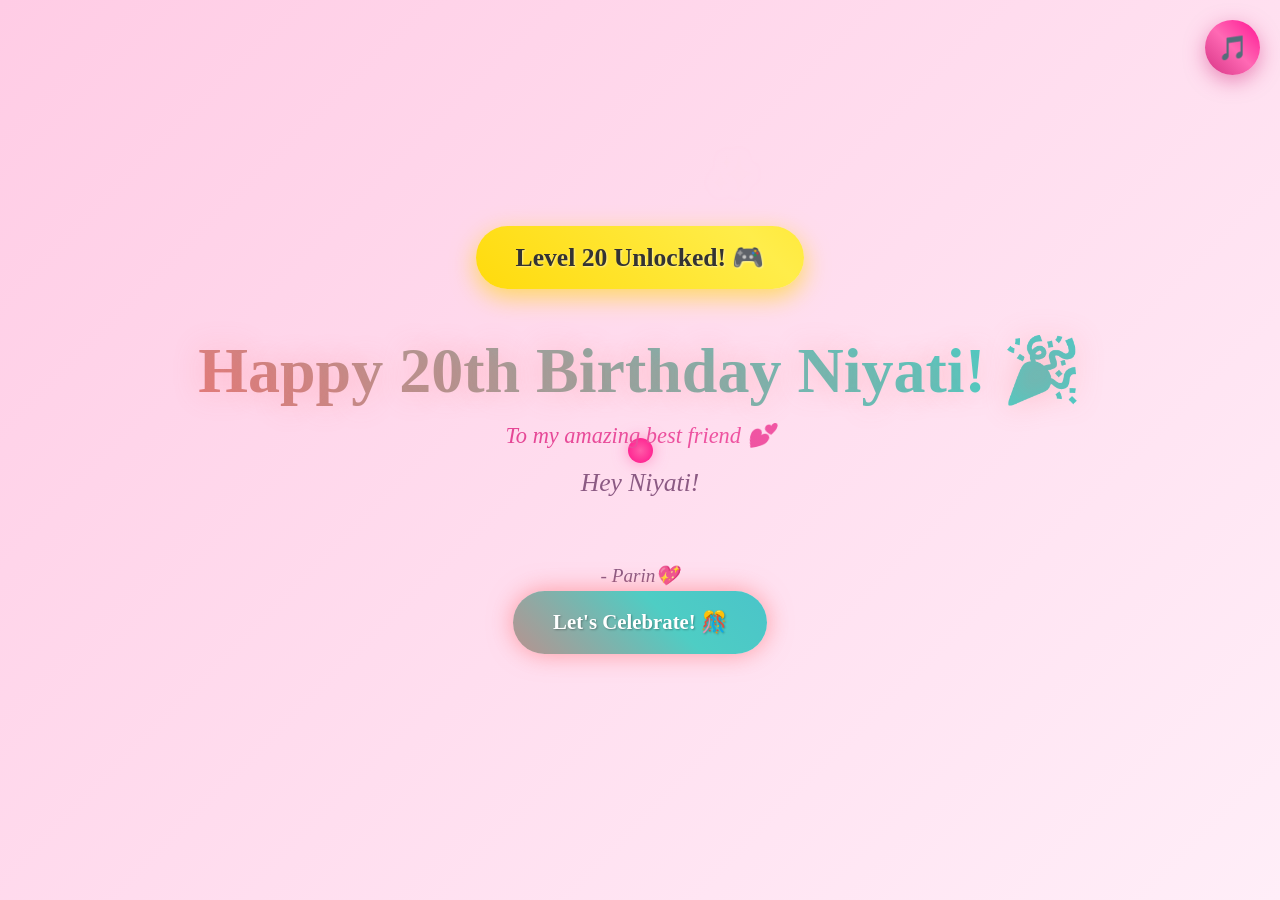
<file: index.html>
<!DOCTYPE html>
<html lang="en">
<head>
    <meta charset="UTF-8">
    <meta name="viewport" content="width=device-width, initial-scale=1.0">
    <!-- CUSTOMIZE: Change the title -->
    <title>Happy 20th Birthday Niyati! 💖</title>
    <!-- CUSTOMIZE: Change favicon to your own icon -->
    <link rel="icon" type="image/png" href="favicon.png">
    <!-- Preload Images - CUSTOMIZE: Update with your image names -->
    <link rel="preload" as="image" href="new_images/main.jpeg">
    <link rel="preload" as="image" href="new_images/WhatsApp Image 2026-01-26 at 5.28.19 PM.jpeg">
    <link rel="preload" as="image" href="new_images/WhatsApp Image 2026-01-26 at 5.31.11 PM.jpeg">
    <link rel="preload" as="image" href="gif1.gif">
    <link rel="preload" as="image" href="gif2.gif">
    <!-- Preload Audio -->
    <link rel="preload" as="audio" href="hbd.mp3">
    <script src="https://cdnjs.cloudflare.com/ajax/libs/gsap/3.12.2/gsap.min.js"></script>
    <link rel="stylesheet" href="home.css">
</head>
<body>
    <!-- Loading Screen -->
    <div id="loading-screen" class="loading-screen">
        <div class="loading-heart">💖</div>
        <div class="loading-text">Loading magic...</div>
    </div>

    <audio id="bgMusic" loop>
        <source src="hbd.mp3" type="audio/mpeg">
    </audio>
    <div class="music-toggle" id="musicToggle" title="Toggle Music">
        <span class="music-icon">🎵</span>
    </div>
    <div class="cursor"></div>
    <div class="container">
        <div id="countdown-section" class="countdown-section">
            <h2 class="countdown-title">Birthday Countdown</h2>
            <div class="countdown-timer">
                <div class="countdown-item">
                    <span id="days" class="countdown-number">00</span>
                    <span class="countdown-label">Days</span>
                </div>
                <div class="countdown-item">
                    <span id="hours" class="countdown-number">00</span>
                    <span class="countdown-label">Hours</span>
                </div>
                <div class="countdown-item">
                    <span id="minutes" class="countdown-number">00</span>
                    <span class="countdown-label">Minutes</span>
                </div>
                <div class="countdown-item">
                    <span id="seconds" class="countdown-number">00</span>
                    <span class="countdown-label">Seconds</span>
                </div>
            </div>
        </div>
        <div id="birthday-content" class="birthday-content" style="display: none;">
            <!-- CUSTOMIZE: Change the age -->
            <div class="level-up-badge">Level 20 Unlocked! 🎮</div>
            <!-- CUSTOMIZE: Change the name -->
            <h1>Happy 20th Birthday Niyati! 🎉</h1>
            <!-- CUSTOMIZE: Change nickname or remove this line -->
            <p class="nickname-text">To my amazing best friend 💕</p>
            <div class="greeting"></div>
            <!-- CUSTOMIZE: Change your name -->
            <p class="from-text">- Parin💖</p>
            <button class="cta-button">Let's Celebrate! 🎊</button>
        </div>
    </div>

    <script src="home.js"></script>
</body>
</html>
</file>
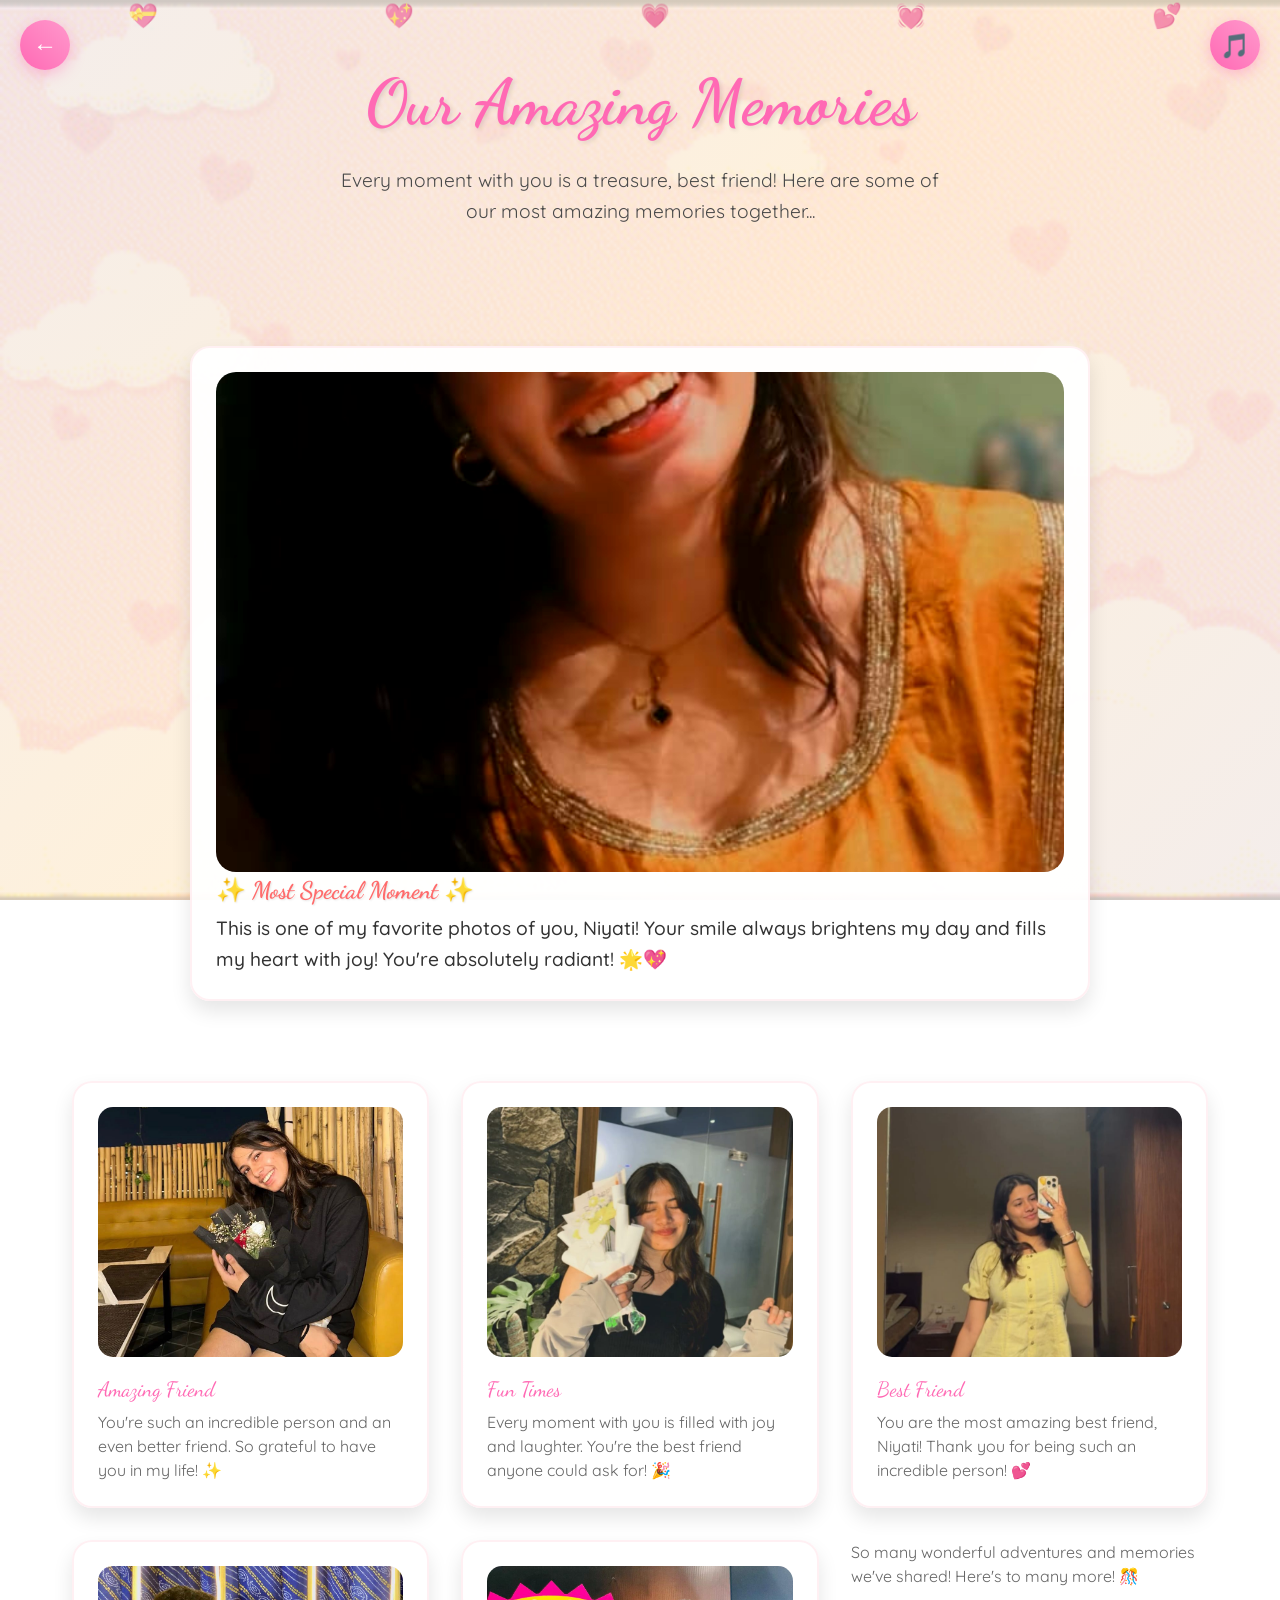
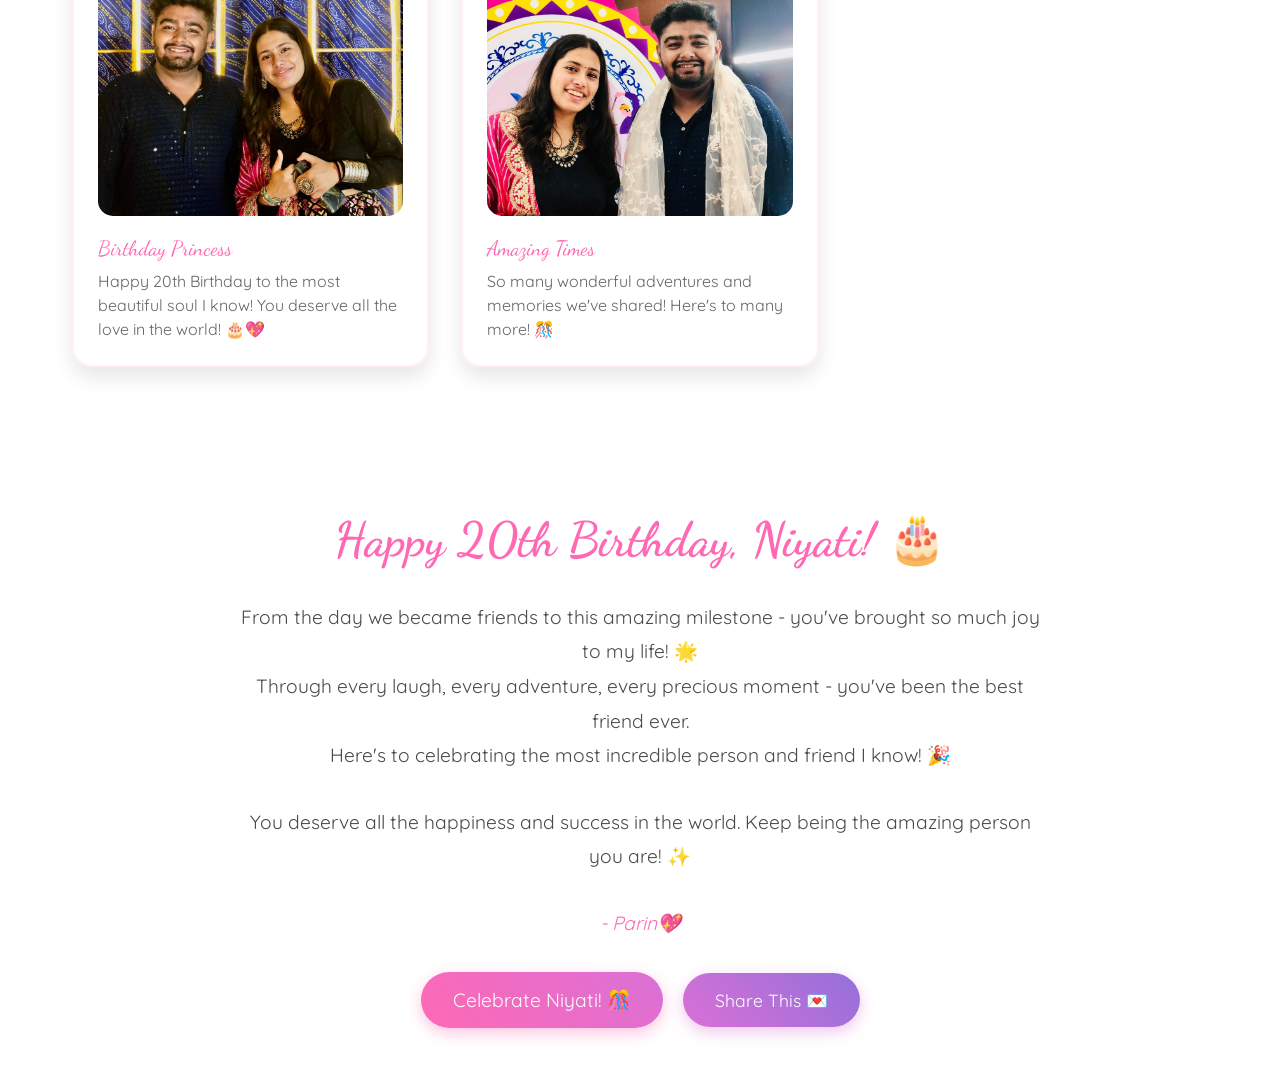
<file: memories.html>
<!DOCTYPE html>
<html lang="en">
<head>
    <meta charset="UTF-8">
    <meta name="viewport" content="width=device-width, initial-scale=1.0">
    <!-- CUSTOMIZE: Change the title -->
    <title>Our Beautiful Memories ✨</title>
    <!-- CUSTOMIZE: Change favicon -->
    <link rel="icon" type="image/png" href="favicon.png">
    <style>
        @import url('https://fonts.googleapis.com/css2?family=Dancing+Script:wght@700&family=Quicksand:wght@300;400;500;600&display=swap');

        * {
            margin: 0;
            padding: 0;
            box-sizing: border-box;
        }

        body {
            min-height: 100vh;
            background: linear-gradient(135deg,
                    rgba(255, 209, 220, 0.85) 0%,
                    rgba(230, 230, 250, 0.85) 25%,
                    rgba(255, 239, 213, 0.85) 50%,
                    rgba(230, 230, 250, 0.85) 75%,
                    rgba(255, 209, 220, 0.85) 100%),
                    url('background-movable.gif');
            background-size: 400% 400%, cover;
            background-position: center, center;
            background-attachment: fixed;
            animation: gradientFlow 15s ease infinite;
            font-family: 'Quicksand', sans-serif;
            overflow-x: hidden;
            color: #4a4a4a;
        }

        @keyframes gradientFlow {
            0% { background-position: 0% 50%; }
            50% { background-position: 100% 50%; }
            100% { background-position: 0% 50%; }
        }

        /* Floating Hearts */
        .floating-hearts {
            position: fixed;
            width: 100%;
            height: 100%;
            pointer-events: none;
            z-index: 2;
        }

        .heart {
            position: absolute;
            font-size: 1.5rem;
            color: rgba(255, 105, 180, 0.6);
            animation: floatHeart var(--float-duration, 6s) ease-in-out infinite;
            animation-delay: var(--delay, 0s);
        }

        @keyframes floatHeart {
            0% { transform: translate(0, 100vh) rotate(0deg); }
            100% { transform: translate(var(--translate-x, 0), -100vh) rotate(360deg); }
        }

        /* Welcome Section */
        .welcome {
            text-align: center;
            padding: 4rem 2rem;
            position: relative;
            z-index: 3;
        }

        .welcome h1 {
            font-family: 'Dancing Script', cursive;
            font-size: 4rem;
            /* CUSTOMIZE: Change primary color */
            color: #ff69b4;
            text-shadow: 2px 2px 4px rgba(0, 0, 0, 0.1);
            animation: fadeInScale 2s ease;
        }

        .welcome p {
            font-size: 1.2rem;
            max-width: 600px;
            margin: 1.5rem auto;
            line-height: 1.6;
            animation: fadeIn 2s ease 0.5s both;
        }

        /* Memory Cards */
        .memory-container {
            max-width: 1200px;
            margin: 0 auto;
            padding: 2rem;
            display: grid;
            grid-template-columns: repeat(auto-fit, minmax(300px, 1fr));
            gap: 2rem;
            z-index: 3;
            position: relative;
        }

        /* Featured memory card (first image) - Original size full preview */
        .featured-memory {
            grid-column: 1 / -1;
            max-width: 900px;
            margin: 0 auto 3rem auto;
            background: rgba(255, 255, 255, 0.98);
            box-shadow: 0 15px 40px rgba(0, 0, 0, 0.2);
            border: 3px solid rgba(255, 182, 193, 0.5);
        }

        .featured-img {
            height: 500px;
            width: 100%;
            object-fit: cover;
            object-position: center;
            border-radius: 20px;
            filter: brightness(1.1) contrast(1.15) saturate(1.2);
            transition: all 0.3s ease;
            background: #f8f9fa;
        }

        .featured-memory:hover .featured-img {
            filter: brightness(1.2) contrast(1.25) saturate(1.3);
            transform: scale(1.02);
        }

        .memory-card {
            background: rgba(255, 255, 255, 0.95);
            border-radius: 20px;
            padding: 1.5rem;
            box-shadow: 0 10px 20px rgba(0, 0, 0, 0.1);
            transition: all 0.5s cubic-bezier(0.4, 0, 0.2, 1);
            position: relative;
            overflow: hidden;
            border: 2px solid rgba(255, 182, 193, 0.2);
        }

        .memory-card:hover {
            transform: translateY(-10px) scale(1.02);
            box-shadow: 0 15px 30px rgba(0, 0, 0, 0.15);
            border-color: rgba(255, 105, 180, 0.4);
        }

        /* Enhanced styling for featured memory */
        .featured-memory .memory-date {
            font-size: 1.5rem;
            color: #ff6b6b;
            font-weight: bold;
            text-shadow: 1px 1px 2px rgba(0,0,0,0.1);
        }

        .featured-memory .memory-caption {
            font-size: 1.2rem;
            line-height: 1.6;
            color: #333;
            font-weight: 500;
        }

        .memory-card::before {
            content: '';
            position: absolute;
            top: 0;
            left: 0;
            width: 100%;
            height: 100%;
            background: linear-gradient(45deg, transparent, rgba(255, 255, 255, 0.4), transparent);
            transform: translateX(-100%);
            transition: 0.5s;
        }

        .memory-card:hover::before {
            transform: translateX(100%);
        }

        .memory-img {
            width: 100%;
            height: 250px;
            object-fit: cover;
            border-radius: 15px;
            margin-bottom: 1rem;
            transition: transform 0.5s ease;
        }

        .memory-card:hover .memory-img {
            transform: scale(1.05);
        }

        .memory-date {
            font-family: 'Dancing Script', cursive;
            /* CUSTOMIZE: Change date color */
            color: #ff69b4;
            font-size: 1.3rem;
            margin-bottom: 0.5rem;
        }

        .memory-caption {
            font-size: 1rem;
            line-height: 1.5;
            color: #666;
        }

        /* Final Message Section */
        .final-message {
            text-align: center;
            padding: 4rem 2rem;
            background: rgba(255, 255, 255, 0.3);
            backdrop-filter: blur(10px);
            margin-top: 3rem;
            position: relative;
            z-index: 3;
        }

        .final-message h2 {
            font-family: 'Dancing Script', cursive;
            font-size: 3rem;
            /* CUSTOMIZE: Change color */
            color: #ff69b4;
            margin-bottom: 2rem;
            animation: heartbeat 2s infinite;
        }

        @keyframes heartbeat {
            0%, 100% { transform: scale(1); }
            50% { transform: scale(1.1); }
        }

        .final-message p {
            font-size: 1.2rem;
            max-width: 800px;
            margin: 0 auto 2rem;
            line-height: 1.8;
        }

        .goodbye-btn {
            display: inline-block;
            padding: 1rem 2rem;
            font-size: 1.2rem;
            /* CUSTOMIZE: Change button gradient */
            background: linear-gradient(45deg, #ff69b4, #da70d6);
            color: white;
            border: none;
            border-radius: 50px;
            cursor: pointer;
            text-decoration: none;
            transition: all 0.3s ease;
            box-shadow: 0 5px 15px rgba(255, 105, 180, 0.4);
            animation: float 3s infinite ease-in-out;
        }

        .goodbye-btn:hover {
            transform: translateY(-5px);
            box-shadow: 0 8px 20px rgba(255, 105, 180, 0.6);
        }

        .signature {
            font-style: italic;
            font-size: 1.3rem;
            /* CUSTOMIZE: Change signature color */
            color: #ff69b4;
            margin-top: 1rem;
        }

        @keyframes float {
            0%, 100% { transform: translateY(0); }
            50% { transform: translateY(-10px); }
        }

        @keyframes fadeInScale {
            0% { opacity: 0; transform: scale(0.8); }
            100% { opacity: 1; transform: scale(1); }
        }

        @keyframes fadeIn {
            0% { opacity: 0; }
            100% { opacity: 1; }
        }

        /* Custom Scrollbar */
        ::-webkit-scrollbar {
            width: 12px;
        }

        ::-webkit-scrollbar-track {
            background: rgba(255, 255, 255, 0.4);
        }

        ::-webkit-scrollbar-thumb {
            /* CUSTOMIZE: Change scrollbar gradient */
            background: linear-gradient(45deg, #ff69b4, #da70d6);
            border-radius: 6px;
        }

        /* Responsive Design */
        @media (max-width: 768px) {
            .welcome h1 { 
                font-size: 2.5rem; 
                padding: 0 1rem;
            }
            .welcome p {
                font-size: 1rem;
                padding: 0 1rem;
            }
            .memory-container { 
                grid-template-columns: 1fr; 
                padding: 1rem;
                gap: 1.5rem;
            }
            .featured-memory {
                grid-column: 1;
                margin-bottom: 2rem;
                max-width: 100%;
            }
            .featured-img {
                height: 400px;
                object-fit: cover;
                object-position: center;
                filter: brightness(1.1) contrast(1.15) saturate(1.2);
            }
            .memory-img {
                height: 200px;
            }
            .final-message h2 { 
                font-size: 2rem; 
                padding: 0 1rem;
            }
            .final-message p {
                font-size: 1rem;
                padding: 0 1rem;
            }
            .goodbye-btn, .share-btn {
                font-size: 1rem;
                padding: 0.8rem 1.5rem;
                margin: 0.5rem;
            }
        }

        @media (max-width: 480px) {
            .welcome h1 { 
                font-size: 2rem; 
            }
            .memory-container {
                padding: 0.5rem;
            }
            .memory-card {
                padding: 1rem;
            }
            .featured-img {
                height: 350px;
                object-fit: cover;
                object-position: center;
                filter: brightness(1.15) contrast(1.2) saturate(1.25);
            }
            .memory-img {
                height: 180px;
            }
            .final-message h2 { 
                font-size: 1.8rem; 
            }
        }

        /* Music Toggle Button */
        .music-toggle {
            position: fixed;
            top: 20px;
            right: 20px;
            width: 50px;
            height: 50px;
            /* CUSTOMIZE: Change music button gradient */
            background: linear-gradient(45deg, #ff69b4, #ff99cc);
            border-radius: 50%;
            display: flex;
            align-items: center;
            justify-content: center;
            cursor: pointer;
            z-index: 1000;
            box-shadow: 0 4px 15px rgba(255, 105, 180, 0.4);
            transition: transform 0.3s, box-shadow 0.3s;
        }

        .music-toggle:hover {
            transform: scale(1.1);
            box-shadow: 0 6px 20px rgba(255, 105, 180, 0.6);
        }

        .music-toggle.playing {
            animation: musicPulse 1s ease-in-out infinite;
        }

        .music-icon {
            font-size: 1.5rem;
        }

        @keyframes musicPulse {
            0%, 100% { transform: scale(1); }
            50% { transform: scale(1.1); }
        }

        /* Back Button */
        .back-btn {
            position: fixed;
            top: 20px;
            left: 20px;
            width: 50px;
            height: 50px;
            /* CUSTOMIZE: Change back button gradient */
            background: linear-gradient(45deg, #ff69b4, #ff99cc);
            border-radius: 50%;
            display: flex;
            align-items: center;
            justify-content: center;
            cursor: pointer;
            z-index: 1000;
            box-shadow: 0 4px 15px rgba(255, 105, 180, 0.4);
            transition: transform 0.3s, box-shadow 0.3s;
            text-decoration: none;
            color: white;
            font-size: 1.5rem;
            font-weight: bold;
        }

        .back-btn:hover {
            transform: scale(1.1);
            box-shadow: 0 6px 20px rgba(255, 105, 180, 0.6);
        }

        /* Share Button */
        .share-btn {
            display: inline-block;
            padding: 1rem 2rem;
            font-size: 1.1rem;
            /* CUSTOMIZE: Change share button gradient */
            background: linear-gradient(45deg, #da70d6, #9370db);
            color: white;
            border: none;
            border-radius: 50px;
            cursor: pointer;
            margin-left: 1rem;
            transition: all 0.3s ease;
            box-shadow: 0 5px 15px rgba(218, 112, 214, 0.4);
            font-family: 'Quicksand', sans-serif;
        }

        .share-btn:hover {
            transform: translateY(-5px);
            box-shadow: 0 8px 20px rgba(218, 112, 214, 0.6);
        }
    </style>
</head>

<body>
    <audio id="bgMusic" loop>
        <source src="hbd.mp3" type="audio/mpeg">
    </audio>
    <div class="music-toggle" id="musicToggle" title="Toggle Music">
        <span class="music-icon">🎵</span>
    </div>
    <a href="timeline.html" class="back-btn" title="Go Back">←</a>

    <div class="floating-hearts">
        <div class="heart" style="--float-duration: 6s; --delay: 0s; --translate-x: 20px; left: 10%;">💝</div>
        <div class="heart" style="--float-duration: 8s; --delay: 1s; --translate-x: -30px; left: 30%;">💖</div>
        <div class="heart" style="--float-duration: 7s; --delay: 2s; --translate-x: 40px; left: 50%;">💗</div>
        <div class="heart" style="--float-duration: 9s; --delay: 3s; --translate-x: -20px; left: 70%;">💓</div>
        <div class="heart" style="--float-duration: 5s; --delay: 4s; --translate-x: 30px; left: 90%;">💕</div>
    </div>

    <section class="welcome">
        <!-- CUSTOMIZE: Change the title -->
        <h1>Our Amazing Memories</h1>
        <!-- CUSTOMIZE: Change the description -->
        <p>Every moment with you is a treasure, best friend! Here are some of our most amazing memories together...</p>
    </section>

    <div class="memory-container">
        <!-- CUSTOMIZE: Add your photos and captions -->
        <!-- Copy and paste memory-card blocks for more memories -->

        <!-- Featured Memory - First Image with Best View -->
        <div class="memory-card featured-memory">
            <img src="./new_images/main.jpeg" alt="Special Memory with Niyati" class="featured-img">
            <!-- CUSTOMIZE: Change date/title -->
            <div class="memory-date">✨ Most Special Moment ✨</div>
            <!-- CUSTOMIZE: Change caption -->
            <div class="memory-caption">This is one of my favorite photos of you, Niyati! Your smile always brightens my day and fills my heart with joy! You're absolutely radiant! 🌟💖</div>
        </div>

        <div class="memory-card">
            <img src="./new_images/WhatsApp Image 2026-01-26 at 5.28.19 PM.jpeg" alt="Beautiful Moments" class="memory-img">
            <div class="memory-date">Amazing Friend</div>
            <div class="memory-caption">You're such an incredible person and an even better friend. So grateful to have you in my life! ✨</div>
        </div>

        <div class="memory-card">
            <img src="./new_images/WhatsApp Image 2026-01-26 at 5.31.11 PM.jpeg" alt="Fun Times" class="memory-img">
            <div class="memory-date">Fun Times</div>
            <div class="memory-caption">Every moment with you is filled with joy and laughter. You're the best friend anyone could ask for! 🎉</div>
        </div>

        <!-- <div class="memory-card">
            <img src="./new_images/WhatsApp Image 2026-01-26 at 10.345.30 PM.jpeg" alt="Sweet Memories" class="memory-img">
            <div class="memory-date">Sweet Memories</div>
            <div class="memory-caption">Creating beautiful memories together! Every moment with you is precious and unforgettable! 💫</div>
        </div> -->

        <div class="memory-card">
            <img src="./new_images/WhatsApp Image 2026-01-26 at 5.36.44 PM.jpeg" alt="Friendship Goals" class="memory-img">
            <div class="memory-date">Best Friend</div>
            <div class="memory-caption">You are the most amazing best friend, Niyati! Thank you for being such an incredible person! 💕</div>
        </div>

        <div class="memory-card">
            <img src="./new_images/WhatsApp Image 2026-01-26 at 10.35.29 PM.jpeg" alt="Birthday Vibes" class="memory-img">
            <div class="memory-date">Birthday Princess</div>
            <div class="memory-caption">Happy 20th Birthday to the most beautiful soul I know! You deserve all the love in the world! 🎂💖</div>
        </div>


        <div class="memory-card">
            <img src="./new_images/WhatsApp Image 2026-01-26 at 10.35.30 PM.jpeg" alt="Amazing Times" class="memory-img">
            <div class="memory-date">Amazing Times</div>
            <div class="memory-caption">So many wonderful adventures and memories we've shared! Here's to many more! 🎊</div>
        </div>
            <div class="memory-caption">So many wonderful adventures and memories we've shared! Here's to many more! 🎊</div>
        </div>
    </div>

    <section class="final-message">
        <!-- CUSTOMIZE: Change name and age -->
        <h2>Happy 20th Birthday, Niyati! 🎂</h2>
        <!-- CUSTOMIZE: Change the message -->
        <p>From the day we became friends to this amazing milestone - you've brought so much joy to my life! 🌟<br>
            Through every laugh, every adventure, every precious moment - you've been the best friend ever.<br>
            Here's to celebrating the most incredible person and friend I know! 🎉</p>
        <p>You deserve all the happiness and success in the world. Keep being the amazing person you are! ✨</p>
        <!-- CUSTOMIZE: Change your name -->
        <p class="signature">- Parin💖</p>
        <a href="#" class="goodbye-btn" onclick="celebrate()">Celebrate Niyati! 🎊</a>
        <button class="share-btn" onclick="shareWebsite()">Share This 💌</button>
    </section>

    <!-- Confetti Canvas -->
    <canvas id="confetti-canvas" style="position: fixed; top: 0; left: 0; width: 100%; height: 100%; pointer-events: none; z-index: 9999;"></canvas>

    <script>
        // Music control
        const bgMusic = document.getElementById('bgMusic');
        const musicToggle = document.getElementById('musicToggle');
        const musicIcon = musicToggle.querySelector('.music-icon');

        function toggleMusic() {
            if (bgMusic.paused) {
                bgMusic.play();
                musicToggle.classList.add('playing');
                musicIcon.textContent = '🎵';
                localStorage.setItem('musicPlaying', 'true');
            } else {
                bgMusic.pause();
                musicToggle.classList.remove('playing');
                musicIcon.textContent = '🔇';
                localStorage.setItem('musicPlaying', 'false');
            }
        }

        musicToggle.addEventListener('click', toggleMusic);

        if (localStorage.getItem('musicPlaying') === 'true') {
            bgMusic.play().then(() => {
                musicToggle.classList.add('playing');
                musicIcon.textContent = '🎵';
            }).catch(() => {
                musicIcon.textContent = '🔇';
            });
        }

        // Confetti Animation
        const canvas = document.getElementById('confetti-canvas');
        const ctx = canvas.getContext('2d');
        let confettiPieces = [];
        let animationId;

        function resizeCanvas() {
            canvas.width = window.innerWidth;
            canvas.height = window.innerHeight;
        }
        resizeCanvas();
        window.addEventListener('resize', resizeCanvas);

        class Confetti {
            constructor() {
                this.x = Math.random() * canvas.width;
                this.y = Math.random() * canvas.height - canvas.height;
                this.size = Math.random() * 10 + 5;
                this.speedY = Math.random() * 3 + 2;
                this.speedX = Math.random() * 2 - 1;
                this.color = ['#ff69b4', '#ffd700', '#87ceeb', '#98fb98', '#dda0dd', '#f0e68c', '#ff6347'][Math.floor(Math.random() * 7)];
                this.rotation = Math.random() * 360;
                this.rotationSpeed = Math.random() * 10 - 5;
            }

            update() {
                this.y += this.speedY;
                this.x += this.speedX;
                this.rotation += this.rotationSpeed;
            }

            draw() {
                ctx.save();
                ctx.translate(this.x, this.y);
                ctx.rotate(this.rotation * Math.PI / 180);
                ctx.fillStyle = this.color;
                ctx.fillRect(-this.size / 2, -this.size / 2, this.size, this.size / 2);
                ctx.restore();
            }
        }

        function createConfetti() {
            for (let i = 0; i < 150; i++) {
                confettiPieces.push(new Confetti());
            }
        }

        function animateConfetti() {
            ctx.clearRect(0, 0, canvas.width, canvas.height);

            confettiPieces.forEach((piece, index) => {
                piece.update();
                piece.draw();

                if (piece.y > canvas.height) {
                    confettiPieces.splice(index, 1);
                }
            });

            if (confettiPieces.length > 0) {
                animationId = requestAnimationFrame(animateConfetti);
            }
        }

        function celebrate() {
            event.preventDefault();
            createConfetti();
            animateConfetti();

            setTimeout(() => { createConfetti(); }, 500);
            setTimeout(() => { createConfetti(); }, 1000);
        }

        // Share function - CUSTOMIZE: Update the share message
        function shareWebsite() {
            const shareData = {
                title: 'Happy 20th Birthday Niyati!',
                text: 'Check out this special birthday wish for Niyati! 💖',
                url: window.location.href
            };

            if (navigator.share) {
                navigator.share(shareData)
                    .catch((err) => console.log('Share cancelled'));
            } else {
                navigator.clipboard.writeText(window.location.href).then(() => {
                    alert('Link copied to clipboard! 💖');
                }).catch(() => {
                    alert('Share this link: ' + window.location.href);
                });
            }
        }
    </script>
</body>
</html>
</file>
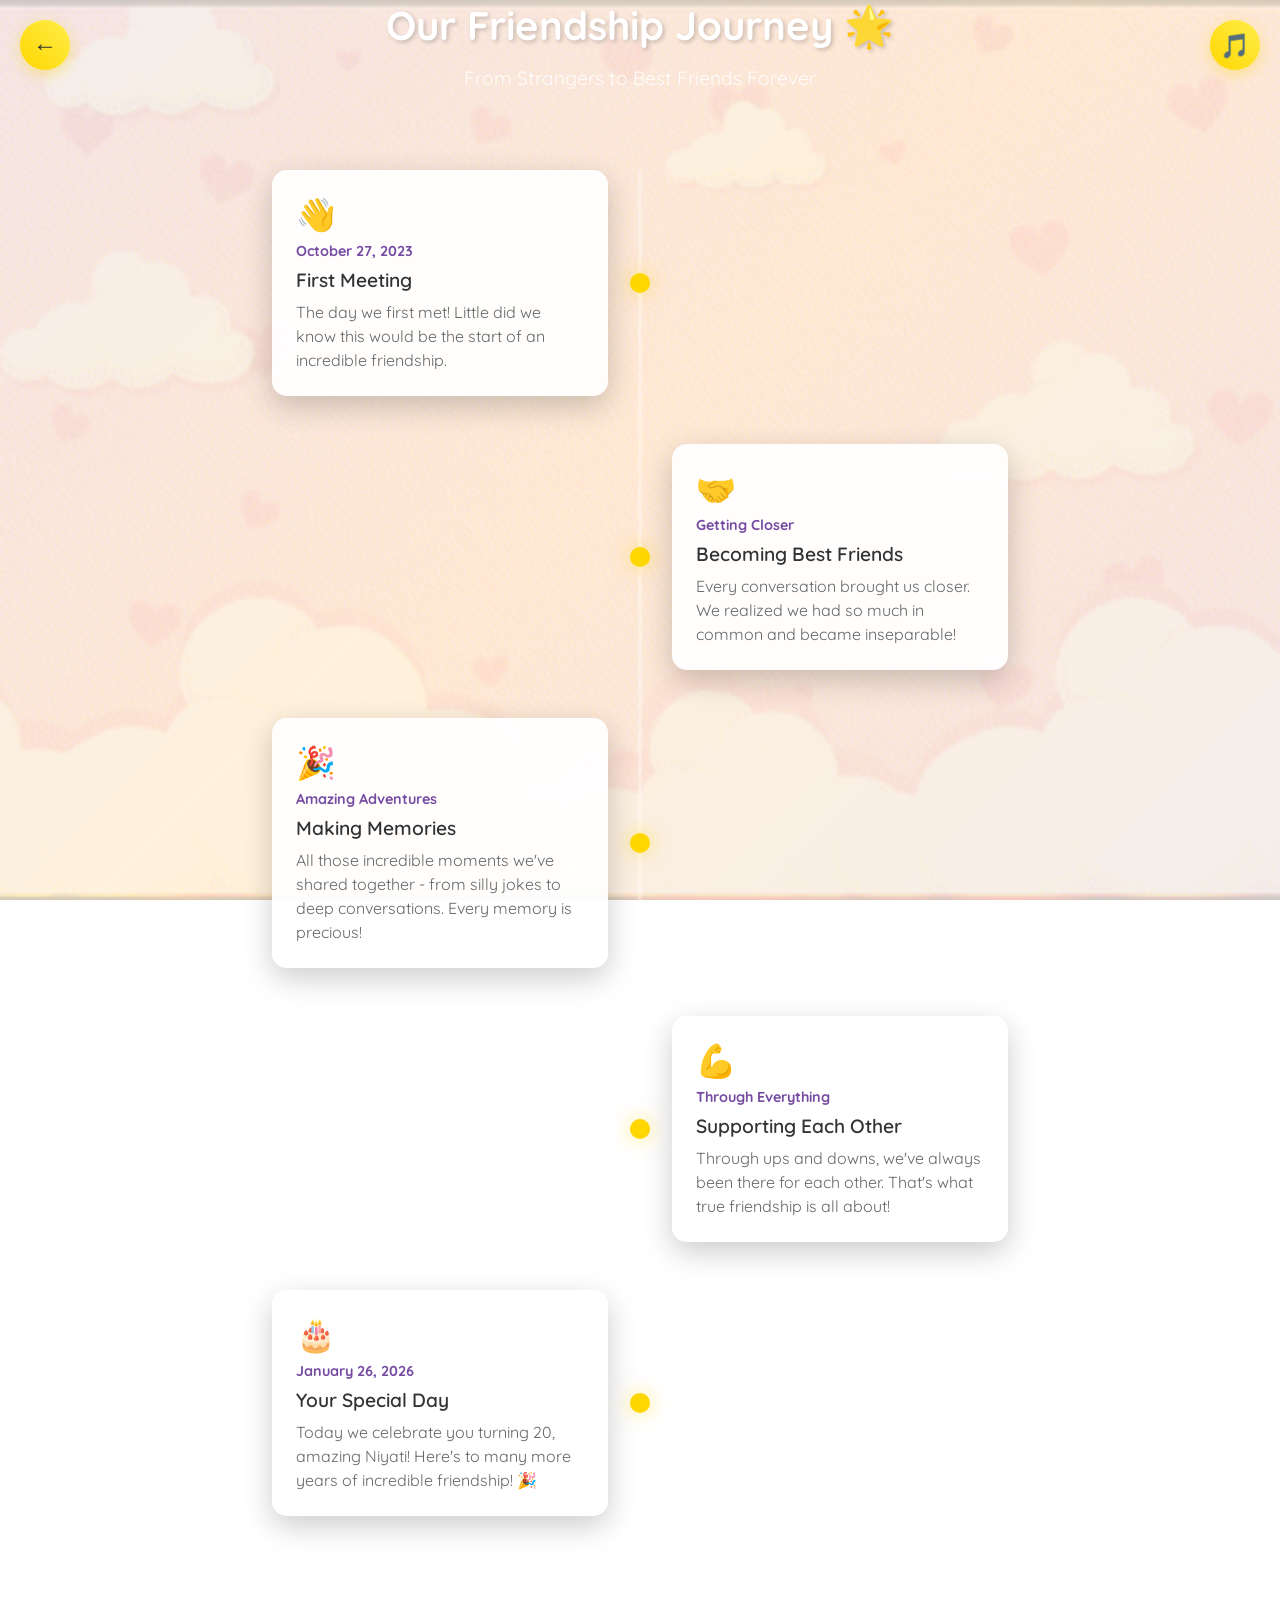
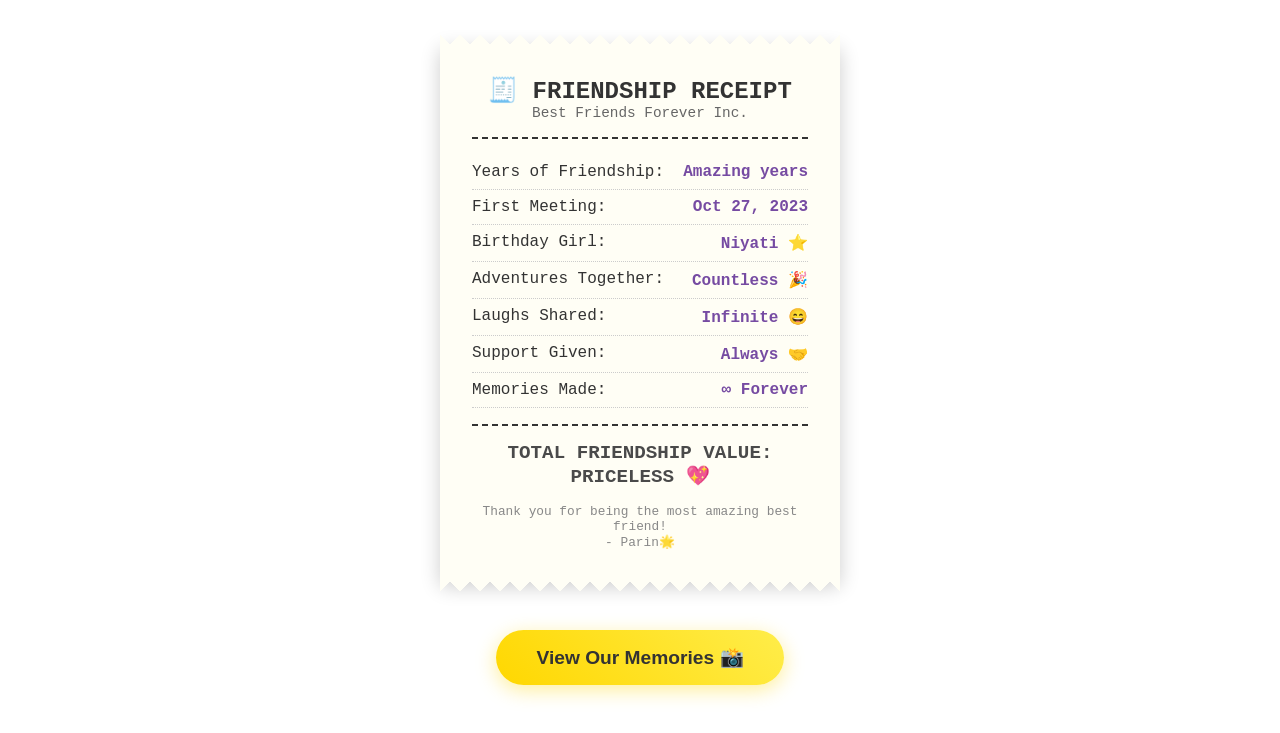
<file: timeline.html>
<!DOCTYPE html>
<html lang="en">
<head>
    <meta charset="UTF-8">
    <meta name="viewport" content="width=device-width, initial-scale=1.0">
    <!-- CUSTOMIZE: Change the title -->
    <title>Our Friendship Journey 💫</title>
    <!-- CUSTOMIZE: Change favicon -->
    <link rel="icon" type="image/png" href="favicon.png">
    <script src="https://cdnjs.cloudflare.com/ajax/libs/gsap/3.12.2/gsap.min.js"></script>
    <link href="https://fonts.googleapis.com/css2?family=Quicksand:wght@400;500;600;700&display=swap" rel="stylesheet">
    <style>
        * {
            margin: 0;
            padding: 0;
            box-sizing: border-box;
        }

        body {
            min-height: 100vh;
            background: linear-gradient(135deg,
                    rgba(255, 209, 220, 0.85) 0%,
                    rgba(230, 230, 250, 0.85) 25%,
                    rgba(255, 239, 213, 0.85) 50%,
                    rgba(230, 230, 250, 0.85) 75%,
                    rgba(255, 209, 220, 0.85) 100%),
                    url('background-movable.gif');
            background-size: 400% 400%, cover;
            background-position: center, center;
            background-attachment: fixed;
            animation: gradientFlow 15s ease infinite;
            font-family: 'Quicksand', sans-serif;
            overflow-x: hidden;
            color: #4a4a4a;
        }

        .page-title {
            text-align: center;
            color: white;
            font-size: 2.5rem;
            margin-bottom: 1rem;
            text-shadow: 2px 2px 4px rgba(0,0,0,0.2);
        }

        .page-subtitle {
            text-align: center;
            color: rgba(255,255,255,0.9);
            font-size: 1.2rem;
            margin-bottom: 3rem;
        }

        .timeline {
            max-width: 800px;
            margin: 0 auto;
            position: relative;
            padding: 2rem 0;
        }

        .timeline::before {
            content: '';
            position: absolute;
            left: 50%;
            transform: translateX(-50%);
            width: 4px;
            height: 100%;
            background: rgba(255,255,255,0.3);
            border-radius: 2px;
        }

        .timeline-item {
            display: flex;
            justify-content: flex-end;
            padding-right: 50%;
            position: relative;
            margin-bottom: 3rem;
            opacity: 0;
            transform: translateX(-50px);
        }

        .timeline-item:nth-child(even) {
            justify-content: flex-start;
            padding-right: 0;
            padding-left: 50%;
            transform: translateX(50px);
        }

        .timeline-item.visible {
            opacity: 1;
            transform: translateX(0);
            transition: all 0.6s ease;
        }

        .timeline-content {
            background: rgba(255,255,255,0.95);
            padding: 1.5rem;
            border-radius: 15px;
            max-width: 350px;
            margin: 0 2rem;
            box-shadow: 0 10px 30px rgba(0,0,0,0.2);
            position: relative;
        }

        .timeline-dot {
            position: absolute;
            width: 20px;
            height: 20px;
            background: #ffd700;
            border-radius: 50%;
            top: 50%;
            transform: translateY(-50%);
            box-shadow: 0 0 20px rgba(255,215,0,0.5);
        }

        .timeline-item:nth-child(odd) .timeline-dot {
            right: calc(50% - 10px);
        }

        .timeline-item:nth-child(even) .timeline-dot {
            left: calc(50% - 10px);
        }

        .timeline-date {
            font-size: 0.9rem;
            /* CUSTOMIZE: Change date color */
            color: #764ba2;
            font-weight: 700;
            margin-bottom: 0.5rem;
        }

        .timeline-title {
            font-size: 1.2rem;
            color: #333;
            font-weight: 600;
            margin-bottom: 0.5rem;
        }

        .timeline-desc {
            font-size: 1rem;
            color: #666;
            line-height: 1.5;
        }

        .timeline-emoji {
            font-size: 2rem;
            margin-bottom: 0.5rem;
        }

        /* Friendship Receipt */
        .receipt-container {
            max-width: 400px;
            margin: 3rem auto;
            background: #fffef5;
            padding: 2rem;
            border-radius: 5px;
            box-shadow: 0 5px 20px rgba(0,0,0,0.2);
            font-family: 'Courier New', monospace;
            position: relative;
        }

        .receipt-container::before,
        .receipt-container::after {
            content: '';
            position: absolute;
            left: 0;
            right: 0;
            height: 20px;
            background: linear-gradient(45deg, transparent 33.33%, #fffef5 33.33%, #fffef5 66.66%, transparent 66.66%),
                        linear-gradient(-45deg, transparent 33.33%, #fffef5 33.33%, #fffef5 66.66%, transparent 66.66%);
            background-size: 20px 40px;
        }

        .receipt-container::before {
            top: -10px;
        }

        .receipt-container::after {
            bottom: -10px;
            transform: rotate(180deg);
        }

        .receipt-header {
            text-align: center;
            border-bottom: 2px dashed #333;
            padding-bottom: 1rem;
            margin-bottom: 1rem;
        }

        .receipt-title {
            font-size: 1.5rem;
            font-weight: bold;
            color: #333;
        }

        .receipt-subtitle {
            font-size: 0.9rem;
            color: #666;
        }

        .receipt-row {
            display: flex;
            justify-content: space-between;
            padding: 0.5rem 0;
            border-bottom: 1px dotted #ccc;
        }

        .receipt-label {
            color: #333;
        }

        .receipt-value {
            /* CUSTOMIZE: Change value color */
            color: #764ba2;
            font-weight: bold;
        }

        .receipt-total {
            margin-top: 1rem;
            padding-top: 1rem;
            border-top: 2px dashed #333;
            text-align: center;
            font-size: 1.2rem;
        }

        .receipt-footer {
            text-align: center;
            margin-top: 1rem;
            font-size: 0.8rem;
            color: #888;
        }

        .next-btn {
            display: block;
            margin: 3rem auto;
            padding: 1rem 2.5rem;
            font-size: 1.2rem;
            background: linear-gradient(45deg, #ffd700, #ffed4a);
            border: none;
            border-radius: 50px;
            color: #333;
            font-weight: bold;
            cursor: pointer;
            box-shadow: 0 5px 20px rgba(255,215,0,0.4);
            transition: transform 0.3s, box-shadow 0.3s;
        }

        .next-btn:hover {
            transform: translateY(-3px);
            box-shadow: 0 8px 25px rgba(255,215,0,0.6);
        }

        /* Music Toggle */
        .music-toggle {
            position: fixed;
            top: 20px;
            right: 20px;
            width: 50px;
            height: 50px;
            background: linear-gradient(45deg, #ffd700, #ffed4a);
            border-radius: 50%;
            display: flex;
            align-items: center;
            justify-content: center;
            cursor: pointer;
            z-index: 1000;
            box-shadow: 0 4px 15px rgba(255, 215, 0, 0.4);
            transition: transform 0.3s;
        }

        .music-toggle:hover {
            transform: scale(1.1);
        }

        .music-toggle.playing {
            animation: pulse 1s ease-in-out infinite;
        }

        .music-icon {
            font-size: 1.5rem;
        }

        @keyframes pulse {
            0%, 100% { transform: scale(1); }
            50% { transform: scale(1.1); }
        }

        /* Back Button */
        .back-btn {
            position: fixed;
            top: 20px;
            left: 20px;
            width: 50px;
            height: 50px;
            background: linear-gradient(45deg, #ffd700, #ffed4a);
            border-radius: 50%;
            display: flex;
            align-items: center;
            justify-content: center;
            cursor: pointer;
            z-index: 1000;
            box-shadow: 0 4px 15px rgba(255, 215, 0, 0.4);
            transition: transform 0.3s, box-shadow 0.3s;
            text-decoration: none;
            color: #333;
            font-size: 1.5rem;
            font-weight: bold;
        }

        .back-btn:hover {
            transform: scale(1.1);
            box-shadow: 0 6px 20px rgba(255, 215, 0, 0.6);
        }

        @media (max-width: 768px) {
            .timeline::before {
                left: 20px;
            }

            .timeline-item,
            .timeline-item:nth-child(even) {
                padding-left: 50px;
                padding-right: 0;
                justify-content: flex-start;
            }

            .timeline-item:nth-child(odd) .timeline-dot,
            .timeline-item:nth-child(even) .timeline-dot {
                left: 10px;
                right: auto;
            }

            .page-title {
                font-size: 1.8rem;
            }
        }
    </style>
</head>
<body>
    <audio id="bgMusic" loop>
        <source src="hbd.mp3" type="audio/mpeg">
    </audio>
    <div class="music-toggle" id="musicToggle" title="Toggle Music">
        <span class="music-icon">🎵</span>
    </div>
    <a href="wishes.html" class="back-btn" title="Go Back">←</a>

    <!-- CUSTOMIZE: Change the title and subtitle -->
    <h1 class="page-title">Our Friendship Journey 🌟</h1>
    <p class="page-subtitle">From Strangers to Best Friends Forever</p>

    <div class="timeline">
        <!-- CUSTOMIZE: Add your timeline events here -->
        <!-- Copy and paste timeline-item blocks for more events -->

        <div class="timeline-item">
            <div class="timeline-dot"></div>
            <div class="timeline-content">
                <div class="timeline-emoji">👋</div>
                <!-- CUSTOMIZE: Change date -->
                <div class="timeline-date">October 27, 2023</div>
                <!-- CUSTOMIZE: Change title -->
                <div class="timeline-title">First Meeting</div>
                <!-- CUSTOMIZE: Change description -->
                <div class="timeline-desc">The day we first met! Little did we know this would be the start of an incredible friendship.</div>
            </div>
        </div>

        <div class="timeline-item">
            <div class="timeline-dot"></div>
            <div class="timeline-content">
                <div class="timeline-emoji">🤝</div>
                <div class="timeline-date">Getting Closer</div>
                <div class="timeline-title">Becoming Best Friends</div>
                <div class="timeline-desc">Every conversation brought us closer. We realized we had so much in common and became inseparable!</div>
            </div>
        </div>

        <div class="timeline-item">
            <div class="timeline-dot"></div>
            <div class="timeline-content">
                <div class="timeline-emoji">🎉</div>
                <div class="timeline-date">Amazing Adventures</div>
                <div class="timeline-title">Making Memories</div>
                <div class="timeline-desc">All those incredible moments we've shared together - from silly jokes to deep conversations. Every memory is precious!</div>
            </div>
        </div>

        <div class="timeline-item">
            <div class="timeline-dot"></div>
            <div class="timeline-content">
                <div class="timeline-emoji">💪</div>
                <div class="timeline-date">Through Everything</div>
                <div class="timeline-title">Supporting Each Other</div>
                <div class="timeline-desc">Through ups and downs, we've always been there for each other. That's what true friendship is all about!</div>
            </div>
        </div>

        <div class="timeline-item">
            <div class="timeline-dot"></div>
            <div class="timeline-content">
                <div class="timeline-emoji">🎂</div>
                <!-- CUSTOMIZE: Change to their birthday date -->
                <div class="timeline-date">January 26, 2026</div>
                <div class="timeline-title">Your Special Day</div>
                <!-- CUSTOMIZE: Update the message -->
                <div class="timeline-desc">Today we celebrate you turning 20, amazing Niyati! Here's to many more years of incredible friendship! 🎉</div>
            </div>
        </div>
    </div>

    <!-- Friendship Receipt - CUSTOMIZE all values -->
    <div class="receipt-container">
        <div class="receipt-header">
            <div class="receipt-title">🧾 FRIENDSHIP RECEIPT</div>
            <!-- CUSTOMIZE: Change subtitle -->
            <div class="receipt-subtitle">Best Friends Forever Inc.</div>
        </div>
        <div class="receipt-row">
            <span class="receipt-label">Years of Friendship:</span>
            <!-- CUSTOMIZE: Update value -->
            <span class="receipt-value">Amazing years</span>
        </div>
        <div class="receipt-row">
            <span class="receipt-label">First Meeting:</span>
            <!-- CUSTOMIZE: Update date -->
            <span class="receipt-value">Oct 27, 2023</span>
        </div>
        <div class="receipt-row">
            <span class="receipt-label">Birthday Girl:</span>
            <span class="receipt-value">Niyati ⭐</span>
        </div>
        <div class="receipt-row">
            <span class="receipt-label">Adventures Together:</span>
            <span class="receipt-value">Countless 🎉</span>
        </div>
        <div class="receipt-row">
            <span class="receipt-label">Laughs Shared:</span>
            <span class="receipt-value">Infinite 😄</span>
        </div>
        <div class="receipt-row">
            <span class="receipt-label">Support Given:</span>
            <span class="receipt-value">Always 🤝</span>
        </div>
        <div class="receipt-row">
            <span class="receipt-label">Memories Made:</span>
            <span class="receipt-value">∞ Forever</span>
        </div>
        <div class="receipt-total">
            <strong>TOTAL FRIENDSHIP VALUE: PRICELESS 💖</strong>
        </div>
        <div class="receipt-footer">
            Thank you for being the most amazing best friend!<br>
            <!-- CUSTOMIZE: Change your name -->
            - Parin🌟
        </div>
    </div>

    <button class="next-btn" onclick="goToMemories()">View Our Memories 📸</button>

    <script>
        // Music Control
        const bgMusic = document.getElementById('bgMusic');
        const musicToggle = document.getElementById('musicToggle');
        const musicIcon = musicToggle.querySelector('.music-icon');

        function toggleMusic() {
            if (bgMusic.paused) {
                bgMusic.play();
                musicToggle.classList.add('playing');
                musicIcon.textContent = '🎵';
                localStorage.setItem('musicPlaying', 'true');
            } else {
                bgMusic.pause();
                musicToggle.classList.remove('playing');
                musicIcon.textContent = '🔇';
                localStorage.setItem('musicPlaying', 'false');
            }
        }

        musicToggle.addEventListener('click', toggleMusic);

        if (localStorage.getItem('musicPlaying') === 'true') {
            bgMusic.play().then(() => {
                musicToggle.classList.add('playing');
                musicIcon.textContent = '🎵';
            }).catch(() => {
                musicIcon.textContent = '🔇';
            });
        }

        // Timeline animation on scroll
        const timelineItems = document.querySelectorAll('.timeline-item');

        const observer = new IntersectionObserver((entries) => {
            entries.forEach(entry => {
                if (entry.isIntersecting) {
                    entry.target.classList.add('visible');
                }
            });
        }, { threshold: 0.3 });

        timelineItems.forEach(item => observer.observe(item));

        // Initial animation for visible items
        setTimeout(() => {
            timelineItems.forEach((item, index) => {
                setTimeout(() => {
                    item.classList.add('visible');
                }, index * 200);
            });
        }, 500);

        // Navigation
        function goToMemories() {
            gsap.to('body', {
                opacity: 0,
                duration: 0.8,
                onComplete: () => {
                    window.location.href = 'memories.html';
                }
            });
        }
    </script>
</body>
</html>
</file>
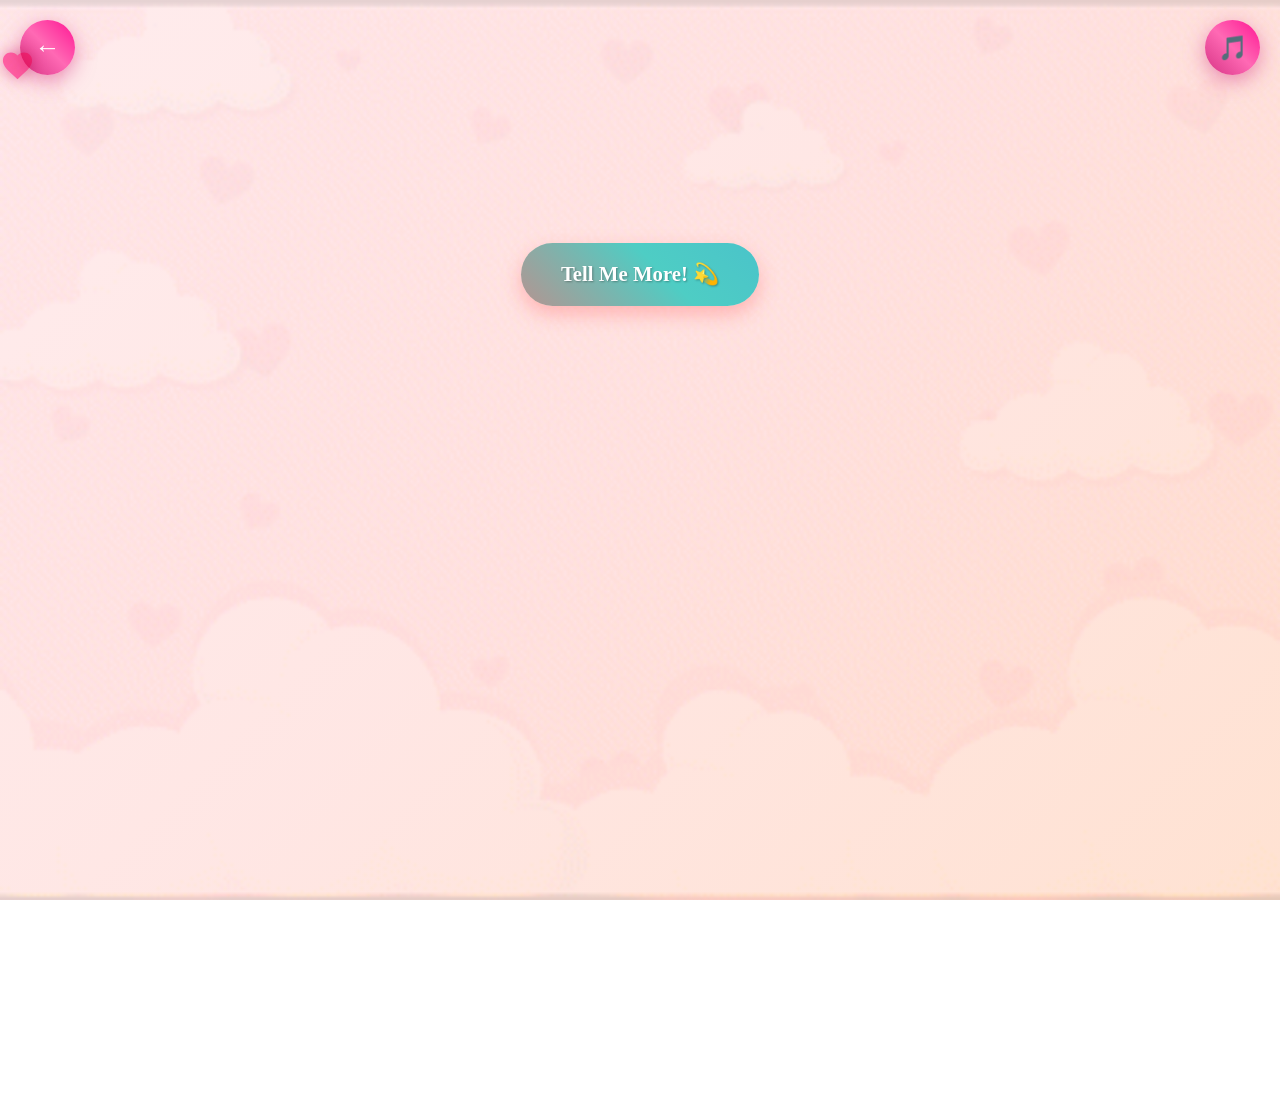
<file: wishes.html>
<!DOCTYPE html>
<html lang="en">
<head>
    <meta charset="UTF-8">
    <meta name="viewport" content="width=device-width, initial-scale=1.0">
    <!-- CUSTOMIZE: Change the title -->
    <title>Birthday Wishes for Niyati 💖</title>
    <!-- CUSTOMIZE: Change favicon -->
    <link rel="icon" type="image/png" href="favicon.png">
    <script src="https://cdnjs.cloudflare.com/ajax/libs/gsap/3.12.2/gsap.min.js"></script>
    <link rel="stylesheet" href="./wishes.css">
</head>
<body>
    <audio id="bgMusic" loop>
        <source src="hbd.mp3" type="audio/mpeg">
    </audio>
    <div class="music-toggle" id="musicToggle" title="Toggle Music">
        <span class="music-icon">🎵</span>
    </div>
    <a href="index.html" class="back-btn" title="Go Back">←</a>
    <div class="custom-cursor">
        <svg viewBox="0 0 24 24">
            <path fill="#ff69b4" d="M12 21.35l-1.45-1.32C5.4 15.36 2 12.28 2 8.5 2 5.42 4.42 3 7.5 3c1.74 0 3.41.81 4.5 2.09C13.09 3.81 14.76 3 16.5 3 19.58 3 22 5.42 22 8.5c0 3.78-3.4 6.86-8.55 11.54L12 21.35z"/>
        </svg>
    </div>

    <div class="container">
        <div id="reasons-container"></div>

        <!-- Centered heading -->
        <div class="center-heading">
            <h1>Why You're the Best Friend Ever! 🌟</h1>
        </div>

        <button class="shuffle-button">Tell Me More! 💫</button>
        <div class="reason-counter"></div>

        <div class="ending-section">
            <div class="teddy-hug">
                <!-- CUSTOMIZE: Change the image -->
                <img src="./new_images/main.jpeg" alt="Special Photo of Niyati">
            </div>
            <!-- CUSTOMIZE: Change the ending text -->
            <div class="ending-text">You're the BEST friend ever! 🌟</div>
        </div>
    </div>

    <script src="wishes.js"></script>
</body>
</html>
</file>
<file: home.css>
* {
    margin: 0;
    padding: 0;
    box-sizing: border-box;
    cursor: none;
}

body {
    min-height: 100vh;
    display: flex;
    flex-direction: column;
    align-items: center;
    justify-content: center;
    /* Sweet romantic gradient */
    background: linear-gradient(-45deg, #ffb3d9, #ffe6f2, #fff0f5, #ffeef8, #ffcce5);
    background-size: 400% 400%;
    animation: gradientBG 15s ease infinite;
    font-family: 'Georgia', 'Times New Roman', serif;
    overflow: hidden;
    position: relative;
}

.cursor {
    width: 25px;
    height: 25px;
    /* Sweet heart cursor */
    background: radial-gradient(circle, #ff69b4, #ff1493);
    border-radius: 50%;
    position: fixed;
    pointer-events: none;
    mix-blend-mode: multiply;
    transition: transform 0.2s;
    box-shadow: 0 0 15px rgba(255, 105, 180, 0.6);
}

.container {
    text-align: center;
    z-index: 1;
}

/* Countdown Timer Styles */
.countdown-section {
    text-align: center;
}

.countdown-title {
    font-size: 2.8rem;
    /* Sweet romantic color */
    color: #d63384;
    text-shadow: 0 0 20px rgba(214, 51, 132, 0.5);
    margin-bottom: 2rem;
    animation: fadeInScale 1s ease;
    font-family: 'Georgia', serif;
    font-style: italic;
}

.countdown-timer {
    display: flex;
    justify-content: center;
    gap: 1.5rem;
    flex-wrap: wrap;
    margin-bottom: 2rem;
}

.countdown-item {
    background: rgba(255, 255, 255, 0.9);
    border-radius: 15px;
    padding: 1.5rem 2rem;
    min-width: 100px;
    box-shadow: 0 10px 30px rgba(255, 105, 180, 0.2);
    transition: transform 0.3s;
}

.countdown-item:hover {
    transform: translateY(-5px);
}

.countdown-number {
    display: block;
    font-size: 3rem;
    font-weight: bold;
    /* CUSTOMIZE: Change number color */
    color: #ff69b4;
    line-height: 1;
}

.countdown-label {
    display: block;
    font-size: 0.9rem;
    /* CUSTOMIZE: Change label color */
    color: #8a2be2;
    text-transform: uppercase;
    margin-top: 0.5rem;
}

.birthday-content {
    animation: fadeInScale 1s ease;
}

@keyframes fadeInScale {
    from {
        opacity: 0;
        transform: scale(0.9);
    }
    to {
        opacity: 1;
        transform: scale(1);
    }
}

h1 {
    font-size: 4rem;
    /* Friendship theme colors */
    background: linear-gradient(45deg, #ff6b6b, #4ecdc4, #45b7d1, #96ceb4);
    -webkit-background-clip: text;
    -webkit-text-fill-color: transparent;
    background-clip: text;
    background-size: 300% 300%;
    animation: friendshipGradient 4s ease infinite;
    text-shadow: 0 0 30px rgba(255, 107, 107, 0.3);
    margin-bottom: 2rem;
    opacity: 0;
    font-family: 'Georgia', serif;
    font-weight: bold;
    text-align: center;
    line-height: 1.2;
}

@keyframes friendshipGradient {
    0% { background-position: 0% 50%; }
    50% { background-position: 100% 50%; }
    100% { background-position: 0% 50%; }
}

.greeting {
    font-size: 1.6rem;
    /* Sweet message color */
    color: #8b5a83;
    margin-bottom: 3rem;
    min-height: 2em;
    font-family: 'Georgia', serif;
    font-style: italic;
    line-height: 1.4;
}

.cta-button {
    padding: 1.2rem 2.5rem;
    font-size: 1.3rem;
    /* Friendship theme button */
    background: linear-gradient(45deg, #ff6b6b, #4ecdc4, #45b7d1, #96ceb4);
    background-size: 300% 300%;
    animation: friendshipGradient 4s ease infinite;
    border: none;
    border-radius: 50px;
    color: white;
    cursor: pointer;
    box-shadow: 0 0 25px rgba(255, 107, 107, 0.6);
    transition: transform 0.3s, box-shadow 0.3s;
    opacity: 0;
    font-family: 'Georgia', serif;
    font-weight: bold;
    text-shadow: 1px 1px 2px rgba(0,0,0,0.3);
}

.cta-button:hover {
    transform: scale(1.15);
    box-shadow: 0 0 35px rgba(255, 107, 107, 0.8);
}

.floating {
    position: absolute;
    pointer-events: none;
    opacity: 0;
}

@keyframes gradientBG {
    0% { background-position: 0% 50%; }
    50% { background-position: 100% 50%; }
    100% { background-position: 0% 50%; }
}

@media (max-width: 768px) {
    h1 { 
        font-size: 2.5rem; 
        padding: 0 1rem;
        line-height: 1.3;
    }
    .greeting { 
        font-size: 1.2rem; 
        padding: 0 1rem;
    }
    .cta-button { 
        font-size: 1rem; 
        padding: 1rem 2rem;
    }
    .countdown-timer {
        gap: 1rem;
        padding: 0 1rem;
    }
    .countdown-item {
        padding: 1.2rem 1.5rem;
        min-width: 80px;
    }
    .countdown-number {
        font-size: 2.5rem;
    }
    .countdown-title {
        font-size: 2rem;
        padding: 0 1rem;
    }
    .nickname-text {
        font-size: 1.2rem;
        padding: 0 1rem;
    }
    .from-text {
        font-size: 1rem;
        padding: 0 1rem;
    }
}

@media (max-width: 480px) {
    h1 { 
        font-size: 2rem; 
    }
    .countdown-title {
        font-size: 1.8rem;
    }
    .countdown-timer {
        gap: 0.5rem;
    }
    .countdown-item {
        padding: 1rem 1.2rem;
        min-width: 70px;
    }
    .countdown-number {
        font-size: 2rem;
    }
    .greeting { 
        font-size: 1rem; 
    }
    .cta-button { 
        font-size: 0.9rem; 
        padding: 0.8rem 1.5rem;
    }
}

/* Music Toggle Button */
.music-toggle {
    position: fixed;
    top: 20px;
    right: 20px;
    width: 50px;
    height: 50px;
    /* CUSTOMIZE: Change music button gradient */
    background: linear-gradient(45deg, #ff69b4, #ff99cc);
    border-radius: 50%;
    display: flex;
    align-items: center;
    justify-content: center;
    cursor: pointer;
    z-index: 1000;
    box-shadow: 0 4px 15px rgba(255, 105, 180, 0.4);
    transition: transform 0.3s, box-shadow 0.3s;
}

.music-toggle:hover {
    transform: scale(1.1);
    box-shadow: 0 6px 20px rgba(255, 105, 180, 0.6);
}

.music-toggle.playing {
    animation: pulse 1s ease-in-out infinite;
}

.music-icon {
    font-size: 1.5rem;
}

@keyframes pulse {
    0%, 100% { transform: scale(1); }
    50% { transform: scale(1.1); }
}

/* Level Up Badge */
.level-up-badge {
    display: inline-block;
    background: linear-gradient(45deg, #ffd700, #ffed4a, #ffd700);
    background-size: 200% 200%;
    animation: shimmer 2s ease-in-out infinite, levelUpPop 0.6s ease-out;
    color: #333;
    font-size: 1.5rem;
    font-weight: bold;
    padding: 0.8rem 2rem;
    border-radius: 50px;
    margin-bottom: 1.5rem;
    box-shadow: 0 5px 20px rgba(255, 215, 0, 0.5);
    text-shadow: 1px 1px 2px rgba(255, 255, 255, 0.5);
}

@keyframes shimmer {
    0% { background-position: 0% 50%; }
    50% { background-position: 100% 50%; }
    100% { background-position: 0% 50%; }
}

@keyframes levelUpPop {
    0% { transform: scale(0); opacity: 0; }
    50% { transform: scale(1.2); }
    100% { transform: scale(1); opacity: 1; }
}

/* Nickname and From text */
.nickname-text {
    font-size: 1.3rem;
    /* CUSTOMIZE: Change nickname text color */
    color: #ff69b4;
    margin-bottom: 1rem;
    opacity: 0;
    animation: fadeIn 1s ease 0.5s forwards;
}

.from-text {
    font-size: 1.1rem;
    /* CUSTOMIZE: Change from text color */
    color: #8a2be2;
    font-style: italic;
    margin-top: 1rem;
    margin-bottom: 1.5rem;
    opacity: 0;
    animation: fadeIn 1s ease 1s forwards;
}

@keyframes fadeIn {
    to { opacity: 1; }
}

/* Loading Screen */
.loading-screen {
    position: fixed;
    top: 0;
    left: 0;
    width: 100%;
    height: 100%;
    background: linear-gradient(-45deg, #fee9f7, #e8f5fe, #fef2e8, #f0ffe8);
    background-size: 400% 400%;
    animation: gradientBG 15s ease infinite;
    display: flex;
    flex-direction: column;
    align-items: center;
    justify-content: center;
    z-index: 9999;
    transition: opacity 0.5s ease;
}

.loading-screen.hidden {
    opacity: 0;
    pointer-events: none;
}

.loading-heart {
    font-size: 4rem;
    animation: heartbeat 1s ease-in-out infinite;
}

.loading-text {
    font-size: 1.5rem;
    /* CUSTOMIZE: Change loading text color */
    color: #ff69b4;
    margin-top: 1rem;
    animation: pulse 1.5s ease-in-out infinite;
}

@keyframes heartbeat {
    0%, 100% { transform: scale(1); }
    50% { transform: scale(1.2); }
}

/* Hide cursor on touch devices */
@media (hover: none) and (pointer: coarse) {
    * { cursor: auto !important; }
    .cursor { display: none !important; }
}

/* Additional Sweet Romantic Styles */
.nickname-text {
    font-size: 1.4rem;
    /* Sweet romantic color */
    background: linear-gradient(45deg, #d63384, #ff69b4);
    -webkit-background-clip: text;
    -webkit-text-fill-color: transparent;
    background-clip: text;
    margin-bottom: 1rem;
    opacity: 0;
    animation: fadeIn 1s ease 0.5s forwards;
    font-family: 'Georgia', serif;
    font-style: italic;
}

.from-text {
    font-size: 1.2rem;
    /* Sweet romantic color */
    color: #8b5a83;
    font-style: italic;
    margin-top: 1rem;
    margin-bottom: 1.5rem;
    opacity: 0;
    animation: fadeIn 1s ease 1s forwards;
    font-family: 'Georgia', serif;
}

/* Sweet floating hearts */
.floating {
    position: absolute;
    pointer-events: none;
    opacity: 0;
    font-size: 1.5rem;
    color: #ff69b4;
    text-shadow: 0 0 10px rgba(255, 105, 180, 0.5);
}

/* Level up badge with sweet styling */
.level-up-badge {
    display: inline-block;
    background: linear-gradient(45deg, #ffd700, #ffed4a, #ffd700);
    background-size: 200% 200%;
    animation: shimmer 2s ease-in-out infinite, levelUpPop 0.6s ease-out;
    color: #333;
    font-size: 1.6rem;
    font-weight: bold;
    padding: 1rem 2.5rem;
    border-radius: 50px;
    margin-bottom: 1.5rem;
    box-shadow: 0 8px 25px rgba(255, 215, 0, 0.6);
    text-shadow: 1px 1px 2px rgba(255, 255, 255, 0.5);
    font-family: 'Georgia', serif;
}

/* Sweet loading screen */
.loading-text {
    font-size: 1.6rem;
    /* Sweet loading color */
    background: linear-gradient(45deg, #d63384, #ff69b4);
    -webkit-background-clip: text;
    -webkit-text-fill-color: transparent;
    background-clip: text;
    margin-top: 1rem;
    animation: pulse 1.5s ease-in-out infinite;
    font-family: 'Georgia', serif;
    font-style: italic;
}

/* Sweet music button */
.music-toggle {
    position: fixed;
    top: 20px;
    right: 20px;
    width: 55px;
    height: 55px;
    /* Sweet romantic gradient */
    background: linear-gradient(45deg, #d63384, #ff69b4, #ff1493);
    border-radius: 50%;
    display: flex;
    align-items: center;
    justify-content: center;
    cursor: pointer;
    z-index: 1000;
    box-shadow: 0 6px 20px rgba(214, 51, 132, 0.5);
    transition: transform 0.3s, box-shadow 0.3s;
}

.music-toggle:hover {
    transform: scale(1.15);
    box-shadow: 0 8px 25px rgba(214, 51, 132, 0.7);
}

/* Sweet countdown styling */
.countdown-item {
    background: rgba(255, 255, 255, 0.95);
    border-radius: 20px;
    padding: 1.8rem 2.2rem;
    min-width: 110px;
    box-shadow: 0 12px 35px rgba(214, 51, 132, 0.25);
    transition: transform 0.3s;
    border: 2px solid rgba(255, 182, 193, 0.3);
}

.countdown-item:hover {
    transform: translateY(-8px);
    box-shadow: 0 15px 40px rgba(214, 51, 132, 0.35);
}

.countdown-number {
    display: block;
    font-size: 3.2rem;
    font-weight: bold;
    /* Sweet number color */
    background: linear-gradient(45deg, #d63384, #ff69b4);
    -webkit-background-clip: text;
    -webkit-text-fill-color: transparent;
    background-clip: text;
    line-height: 1;
    font-family: 'Georgia', serif;
}

.countdown-label {
    display: block;
    font-size: 1rem;
    /* Sweet label color */
    color: #8b5a83;
    text-transform: uppercase;
    margin-top: 0.5rem;
    font-family: 'Georgia', serif;
    font-weight: 600;
}
</file>
<file: wishes.css>
@import url('https://fonts.googleapis.com/css2?family=Bubblegum+Sans&family=Comic+Neue:wght@700&family=Quicksand:wght@500&display=swap');

* {
    margin: 0;
    padding: 0;
    box-sizing: border-box;
    cursor: none;
}

body {
    min-height: 100vh;
    background: linear-gradient(135deg,
            rgba(255, 182, 193, 0.9) 0%,
            rgba(255, 240, 245, 0.9) 25%,
            rgba(255, 228, 225, 0.9) 50%,
            rgba(255, 218, 185, 0.9) 75%,
            rgba(255, 182, 193, 0.9) 100%),
            url('background-movable.gif');
    background-size: 400% 400%, cover;
    background-position: center, center;
    background-attachment: fixed;
    animation: gradientFlow 15s ease infinite;
    font-family: 'Georgia', 'Times New Roman', serif;
    overflow-x: hidden;
    color: #5d4e75;
}

.custom-cursor {
    width: 30px;
    height: 30px;
    position: fixed;
    pointer-events: none;
    z-index: 9999;
    mix-blend-mode: difference;
    transition: transform 0.1s;
}

.custom-cursor svg {
    width: 100%;
    height: 100%;
    filter: drop-shadow(0 0 5px rgba(255, 182, 193, 0.5));
}

.container {
    max-width: 1200px;
    margin: 0 auto;
    text-align: center;
    position: relative;
    z-index: 1;
}

/* Centered heading that appears after reasons */
.center-heading {
    margin: 3rem 0 2rem 0;
    padding: 2rem;
    background: rgba(255, 255, 255, 0.1);
    border-radius: 20px;
    backdrop-filter: blur(10px);
    opacity: 0;
    transform: translateY(30px);
    transition: all 0.5s ease;
}

.center-heading h1 {
    margin-bottom: 0;
}

h1 {
    font-family: 'Georgia', serif;
    font-size: 3.5rem;
    /* Friendship theme gradient */
    background: linear-gradient(45deg, #ff6b6b, #4ecdc4, #45b7d1, #96ceb4);
    -webkit-background-clip: text;
    -webkit-text-fill-color: transparent;
    background-clip: text;
    background-size: 300% 300%;
    animation: friendshipGradient 4s ease infinite;
    text-shadow: 2px 2px 4px rgba(255, 107, 107, 0.3);
    margin-bottom: 2rem;
    font-weight: bold;
    text-align: center;
    line-height: 1.2;
}

@keyframes friendshipGradient {
    0% { background-position: 0% 50%; }
    50% { background-position: 100% 50%; }
    100% { background-position: 0% 50%; }
}

.reason-card {
    background: rgba(255, 255, 255, 0.95);
    border-radius: 25px;
    padding: 2.5rem;
    margin: 1.5rem;
    box-shadow: 0 8px 25px rgba(214, 51, 132, 0.15);
    transition: transform 0.3s, box-shadow 0.3s;
    cursor: pointer;
    position: relative;
    overflow: hidden;
    border: 2px solid rgba(255, 182, 193, 0.3);
}

.reason-card:hover {
    transform: translateY(-8px) scale(1.02);
    box-shadow: 0 15px 35px rgba(214, 51, 132, 0.25);
    border-color: rgba(255, 105, 180, 0.5);
}

.reason-text {
    font-size: 1.3rem;
    margin-bottom: 1rem;
    position: relative;
    z-index: 2;
    font-family: 'Georgia', serif;
    line-height: 1.5;
    color: #5d4e75;
    font-style: italic;
}

.gif-overlay {
    position: absolute;
    top: 0;
    left: 0;
    width: 100%;
    height: 100%;
    background: rgba(255, 255, 255, 0.95);
    display: flex;
    align-items: center;
    justify-content: center;
    opacity: 0;
    transition: opacity 0.3s;
    z-index: 1;
}

.reason-card:hover .gif-overlay {
    opacity: 1;
}

.shuffle-button {
    /* Friendship theme button */
    background: linear-gradient(45deg, #ff6b6b, #4ecdc4, #45b7d1, #96ceb4);
    background-size: 300% 300%;
    animation: friendshipButtonGlow 4s ease infinite;
    border: none;
    border-radius: 50px;
    padding: 1.2rem 2.5rem;
    font-size: 1.3rem;
    color: white;
    margin: 2rem 0;
    cursor: pointer;
    transition: all 0.3s;
    font-family: 'Georgia', serif;
    font-weight: bold;
    box-shadow: 0 8px 20px rgba(255, 107, 107, 0.4);
    text-shadow: 1px 1px 2px rgba(0,0,0,0.3);
}

@keyframes friendshipButtonGlow {
    0% { background-position: 0% 50%; }
    50% { background-position: 100% 50%; }
    100% { background-position: 0% 50%; }
}

.shuffle-button.story-mode {
    /* Friendship story mode button */
    background: linear-gradient(45deg, #45b7d1, #96ceb4, #4ecdc4);
    transform: scale(1.1);
    box-shadow: 0 10px 25px rgba(69, 183, 209, 0.5);
}

.shuffle-button:hover {
    transform: scale(1.15);
    box-shadow: 0 12px 30px rgba(255, 107, 107, 0.6);
}

.shuffle-button.story-mode:hover {
    transform: scale(1.2);
    box-shadow: 0 15px 35px rgba(69, 183, 209, 0.7);
}

.floating {
    position: fixed;
    pointer-events: none;
    animation: float 3s ease-in-out infinite;
}

.ending-section {
    margin-top: 4rem;
    padding: 2rem;
    text-align: center;
}

.ending-text {
    font-family: 'Bubblegum Sans', cursive;
    font-size: 2rem;
    /* CUSTOMIZE: Change ending text color */
    color: #ff69b4;
    margin-bottom: 2rem;
    opacity: 0;
    transform: translateY(20px);
}

.teddy-hug {
    width: 200px;
    margin: 0 auto;
    transform: scale(0);
}

.teddy-hug img {
    width: 100%;
    border-radius: 15px;
}

.reason-counter {
    font-size: 0.9rem;
    /* CUSTOMIZE: Change counter color */
    color: #ff69b4;
    margin-top: 1rem;
    opacity: 0.7;
}

@keyframes gradientBG {
    0% { background-position: 0% 50%; }
    50% { background-position: 100% 50%; }
    100% { background-position: 0% 50%; }
}

@keyframes float {
    0%, 100% { transform: translateY(0); }
    50% { transform: translateY(-20px); }
}

@keyframes bounce {
    0%, 100% { transform: translateY(0); }
    50% { transform: translateY(-10px); }
}

@media (max-width: 768px) {
    h1 { 
        font-size: 2.5rem; 
        padding: 0 1rem;
        line-height: 1.3;
    }
    .reason-card { 
        margin: 1rem 0.5rem; 
        padding: 1.5rem;
    }
    .reason-text { 
        font-size: 1.1rem; 
    }
    .shuffle-button {
        font-size: 1.1rem;
        padding: 1rem 2rem;
        margin: 1.5rem 0;
    }
    .ending-text {
        font-size: 1.8rem;
        padding: 0 1rem;
    }
    .teddy-hug {
        width: 180px;
    }
}

@media (max-width: 480px) {
    h1 { 
        font-size: 2rem; 
    }
    .reason-card { 
        margin: 1rem 0.25rem; 
        padding: 1.2rem;
    }
    .reason-text { 
        font-size: 1rem; 
    }
    .shuffle-button {
        font-size: 1rem;
        padding: 0.8rem 1.5rem;
    }
    .ending-text {
        font-size: 1.5rem;
    }
    .teddy-hug {
        width: 150px;
    }
}

/* Music Toggle Button */
.music-toggle {
    position: fixed;
    top: 20px;
    right: 20px;
    width: 50px;
    height: 50px;
    /* CUSTOMIZE: Change music button gradient */
    background: linear-gradient(45deg, #ff69b4, #ff99cc);
    border-radius: 50%;
    display: flex;
    align-items: center;
    justify-content: center;
    cursor: pointer;
    z-index: 1000;
    box-shadow: 0 4px 15px rgba(255, 105, 180, 0.4);
    transition: transform 0.3s, box-shadow 0.3s;
}

.music-toggle:hover {
    transform: scale(1.1);
    box-shadow: 0 6px 20px rgba(255, 105, 180, 0.6);
}

.music-toggle.playing {
    animation: pulse 1s ease-in-out infinite;
}

.music-icon {
    font-size: 1.5rem;
}

@keyframes pulse {
    0%, 100% { transform: scale(1); }
    50% { transform: scale(1.1); }
}

/* Back Button */
.back-btn {
    position: fixed;
    top: 20px;
    left: 20px;
    width: 50px;
    height: 50px;
    /* CUSTOMIZE: Change back button gradient */
    background: linear-gradient(45deg, #ff69b4, #ff99cc);
    border-radius: 50%;
    display: flex;
    align-items: center;
    justify-content: center;
    cursor: pointer;
    z-index: 1000;
    box-shadow: 0 4px 15px rgba(255, 105, 180, 0.4);
    transition: transform 0.3s, box-shadow 0.3s;
    text-decoration: none;
    color: white;
    font-size: 1.5rem;
    font-weight: bold;
}

.back-btn:hover {
    transform: scale(1.1);
    box-shadow: 0 6px 20px rgba(255, 105, 180, 0.6);
}

/* Hide cursor on touch devices */
@media (hover: none) and (pointer: coarse) {
    * { cursor: auto !important; }
    .cursor, .custom-cursor { display: none !important; }
}
/* Additional Sweet Romantic Styles for Wishes Page */

/* Sweet romantic cursor */
.custom-cursor {
    width: 35px;
    height: 35px;
    position: fixed;
    pointer-events: none;
    z-index: 9999;
    mix-blend-mode: multiply;
    transition: transform 0.1s;
}

.custom-cursor svg {
    width: 100%;
    height: 100%;
    filter: drop-shadow(0 0 8px rgba(214, 51, 132, 0.6));
}

/* Sweet reason counter */
.reason-counter {
    font-size: 1rem;
    /* Sweet counter color */
    background: linear-gradient(45deg, #d63384, #ff69b4);
    -webkit-background-clip: text;
    -webkit-text-fill-color: transparent;
    background-clip: text;
    margin-top: 1rem;
    opacity: 0.8;
    font-family: 'Georgia', serif;
    font-style: italic;
}

/* Sweet ending section */
.ending-text {
    font-family: 'Georgia', serif;
    font-size: 2.2rem;
    /* Sweet ending color */
    background: linear-gradient(45deg, #d63384, #ff69b4, #ff1493);
    -webkit-background-clip: text;
    -webkit-text-fill-color: transparent;
    background-clip: text;
    margin-bottom: 2rem;
    opacity: 0;
    transform: translateY(20px);
    font-style: italic;
    text-shadow: 0 0 20px rgba(214, 51, 132, 0.3);
}

/* Sweet teddy hug styling */
.teddy-hug {
    width: 220px;
    margin: 0 auto;
    transform: scale(0);
    border-radius: 20px;
    overflow: hidden;
    box-shadow: 0 10px 30px rgba(214, 51, 132, 0.3);
}

.teddy-hug img {
    width: 100%;
    border-radius: 20px;
    transition: transform 0.3s;
}

.teddy-hug:hover img {
    transform: scale(1.05);
}

/* Sweet floating elements */
.floating {
    position: fixed;
    pointer-events: none;
    animation: sweetFloat 4s ease-in-out infinite;
    font-size: 1.8rem;
    color: #ff69b4;
    text-shadow: 0 0 15px rgba(255, 105, 180, 0.6);
}

@keyframes sweetFloat {
    0%, 100% { transform: translateY(0) rotate(0deg); }
    25% { transform: translateY(-15px) rotate(90deg); }
    50% { transform: translateY(-30px) rotate(180deg); }
    75% { transform: translateY(-15px) rotate(270deg); }
}

/* Sweet music and back buttons */
.music-toggle, .back-btn {
    position: fixed;
    width: 55px;
    height: 55px;
    /* Sweet romantic gradient */
    background: linear-gradient(45deg, #d63384, #ff69b4, #ff1493);
    border-radius: 50%;
    display: flex;
    align-items: center;
    justify-content: center;
    cursor: pointer;
    z-index: 1000;
    box-shadow: 0 6px 20px rgba(214, 51, 132, 0.5);
    transition: transform 0.3s, box-shadow 0.3s;
    text-decoration: none;
    color: white;
    font-size: 1.6rem;
    font-weight: bold;
}

.music-toggle:hover, .back-btn:hover {
    transform: scale(1.15);
    box-shadow: 0 8px 25px rgba(214, 51, 132, 0.7);
}

/* Sweet gradient flow animation */
@keyframes gradientFlow {
    0% { background-position: 0% 50%; }
    50% { background-position: 100% 50%; }
    100% { background-position: 0% 50%; }
}

/* Sweet bounce animation */
@keyframes bounce {
    0%, 100% { transform: translateY(0); }
    50% { transform: translateY(-12px); }
}
</file>
